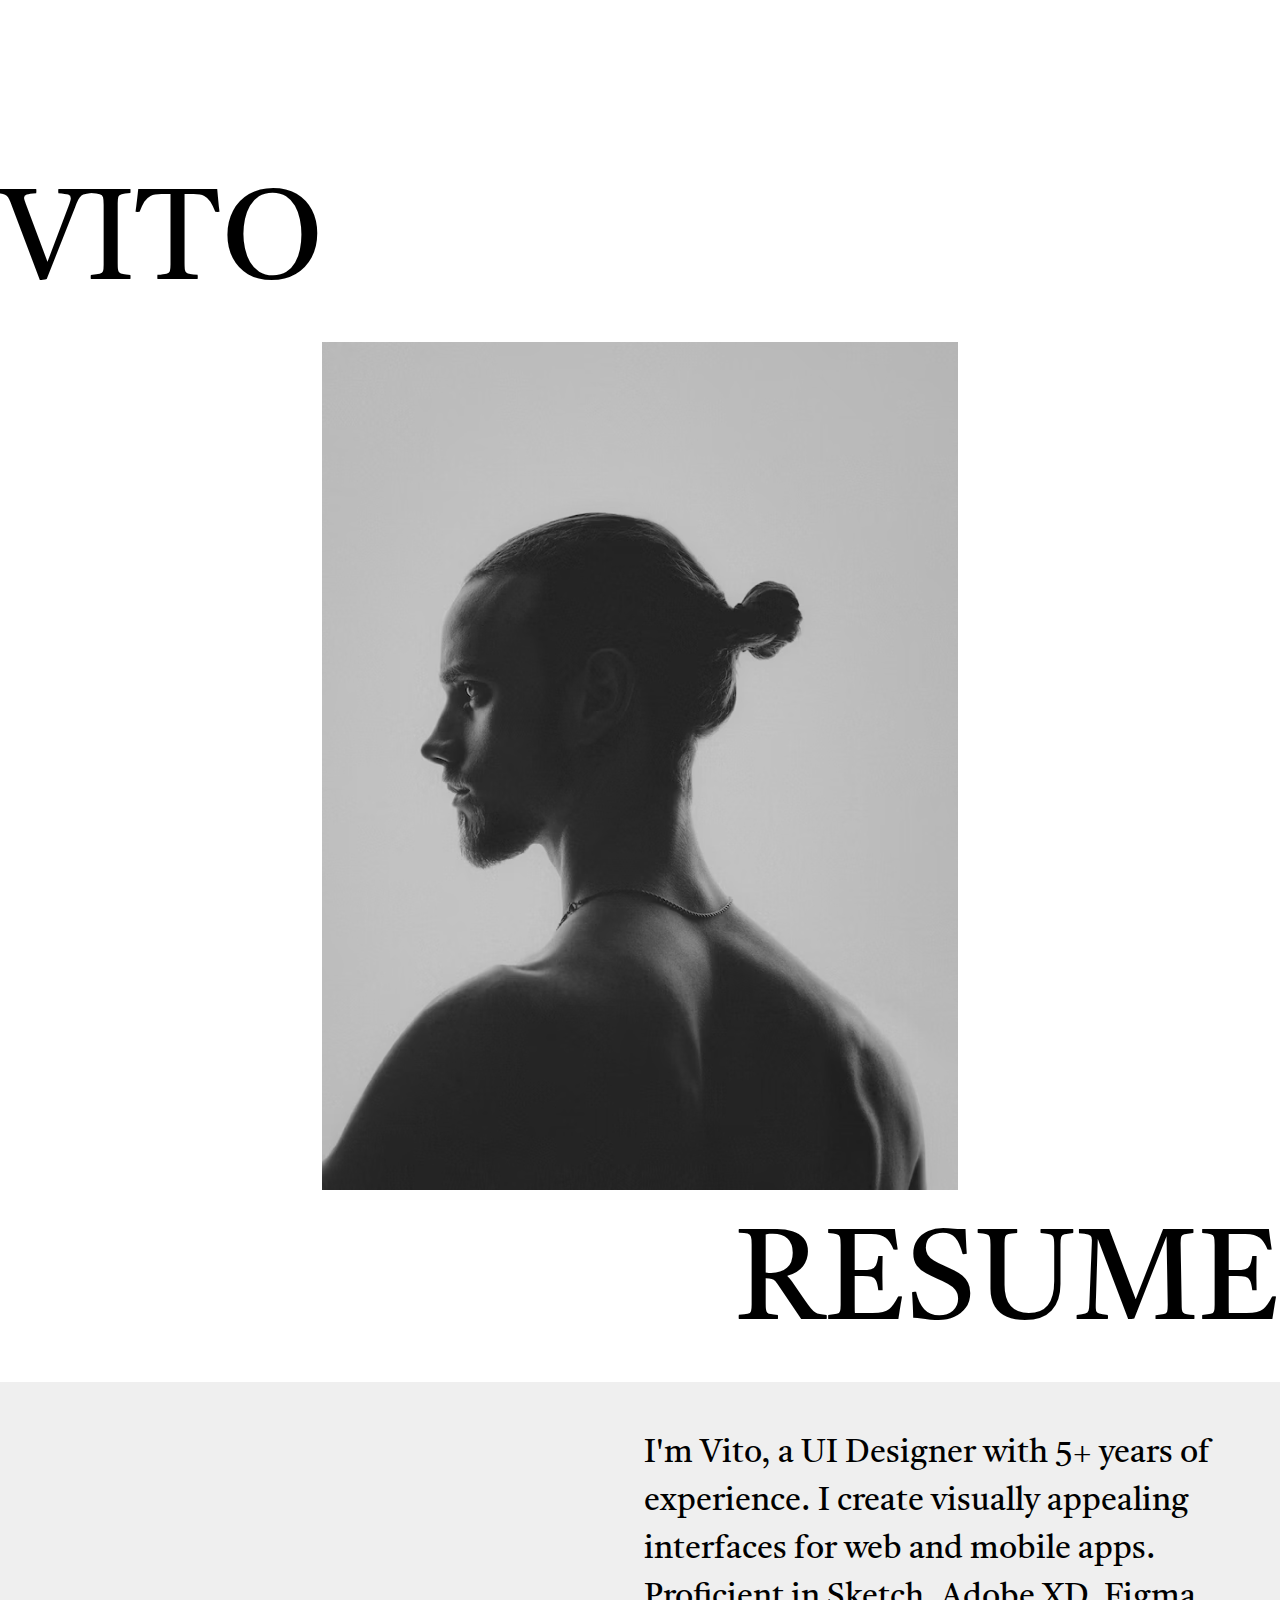
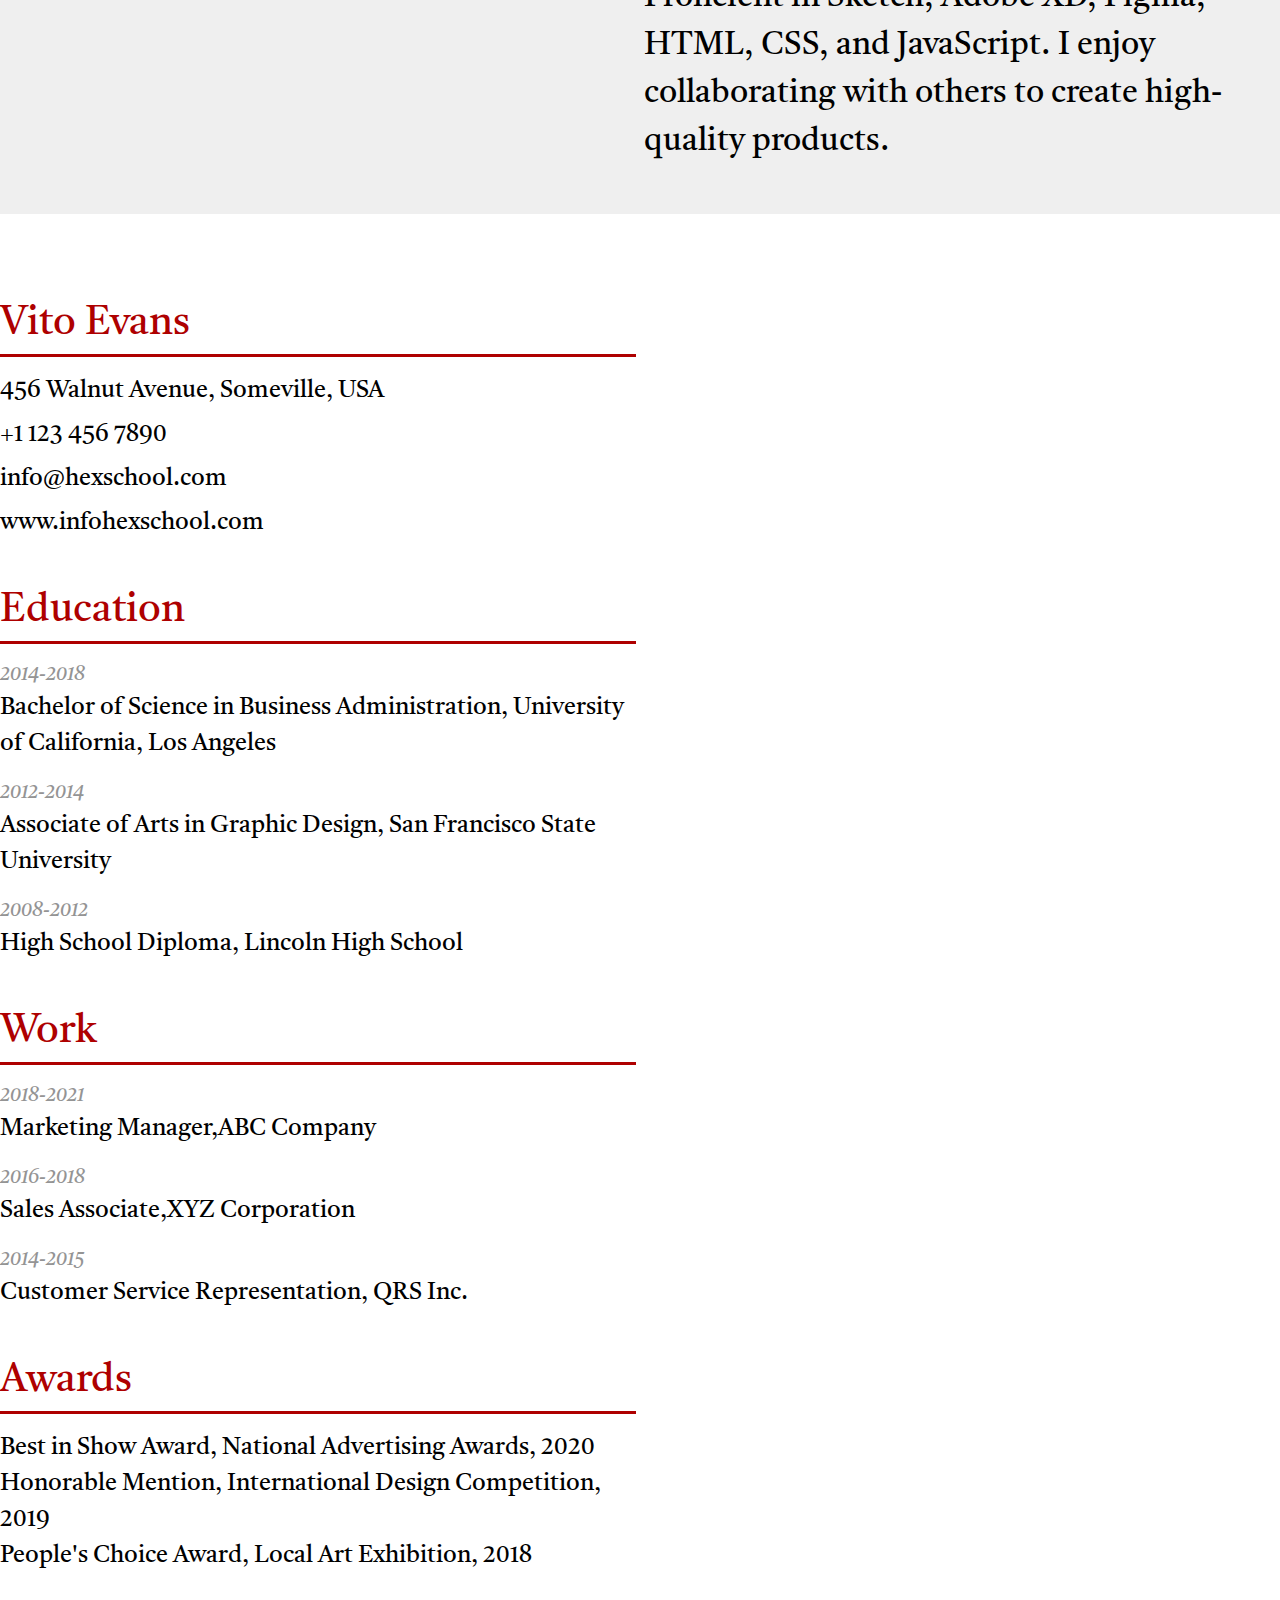
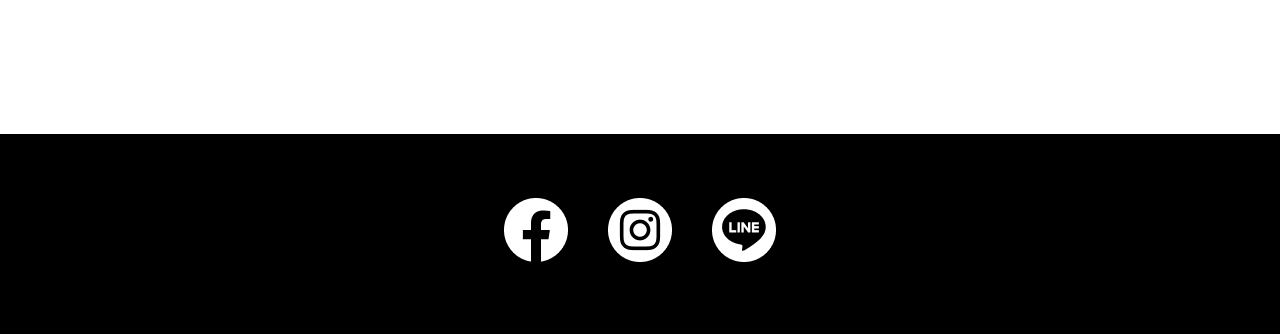
<file: week01-design-hw/index.html>
<!DOCTYPE html>
<html lang="en">
  <head>
    <meta charset="UTF-8" />
    <meta name="viewport" content="width=device-width, initial-scale=1.0" />
    <title>Week01 - HW</title>
    <link rel="stylesheet" href="reset.css" />
    <link rel="stylesheet" href="style.css" />
  </head>
  <body>
    <header>
      <div class="container">
        <h1>VITO</h1>
        <img src="../assets/week01/vito.png" alt="vito profile picture" />
        <h1 class="text-right">RESUME</h1>
      </div>
    </header>

    <section class="introduction">
      <div class="container">
        <div class="card ml-auto">
          <p>
            I'm Vito, a UI Designer with 5+ years of experience. I create
            visually appealing interfaces for web and mobile apps. Proficient in
            Sketch, Adobe XD, Figma, HTML, CSS, and JavaScript. I enjoy
            collaborating with others to create high-quality products.
          </p>
        </div>
      </div>
    </section>

    <section class="details">
      <div class="container">
        <div class="card">
          <div class="personal-information mb-40">
            <h2>Vito Evans</h2>
            <p>456 Walnut Avenue, Someville, USA</p>
            <p>+1 123 456 7890</p>
            <p>info@hexschool.com</p>
            <p>www.infohexschool.com</p>
          </div>
          <div class="education mb-40">
            <h2>Education</h2>
            <ul>
              <li>
                <span>2014-2018</span>
                <p>
                  Bachelor of Science in Business Administration, University of
                  California, Los Angeles
                </p>
              </li>
              <li>
                <span>2012-2014</span>
                <p>
                  Associate of Arts in Graphic Design, San Francisco State
                  University
                </p>
              </li>
              <li>
                <span>2008-2012</span>
                <p>High School Diploma, Lincoln High School</p>
              </li>
            </ul>
          </div>
          <div class="work mb-40">
            <h2>Work</h2>
            <ul>
              <li>
                <span>2018-2021</span>
                <p>Marketing Manager,ABC Company</p>
              </li>
              <li>
                <span>2016-2018</span>
                <p>Sales Associate,XYZ Corporation</p>
              </li>
              <li>
                <span>2014-2015</span>
                <p>Customer Service Representation, QRS Inc.</p>
              </li>
            </ul>
          </div>

          <div class="awards">
            <h2>Awards</h2>
            <ul>
              <li>Best in Show Award, National Advertising Awards, 2020</li>
              <li>Honorable Mention, International Design Competition, 2019</li>
              <li>People's Choice Award, Local Art Exhibition, 2018</li>
            </ul>
          </div>
        </div>
      </div>
    </section>

    <footer>
      <div class="container">
        <div class="social">
          <a href="#"
            ><img src="../assets/week01/fb.png" alt="facebook icon"
          /></a>
          <a href="#"
            ><img src="../assets/week01/instagram.png" alt="instagram icon"
          /></a>
          <a href="#"
            ><img src="../assets/week01/line.png" alt="line icon"
          /></a>
        </div>
      </div>
    </footer>
  </body>
</html>
</file>
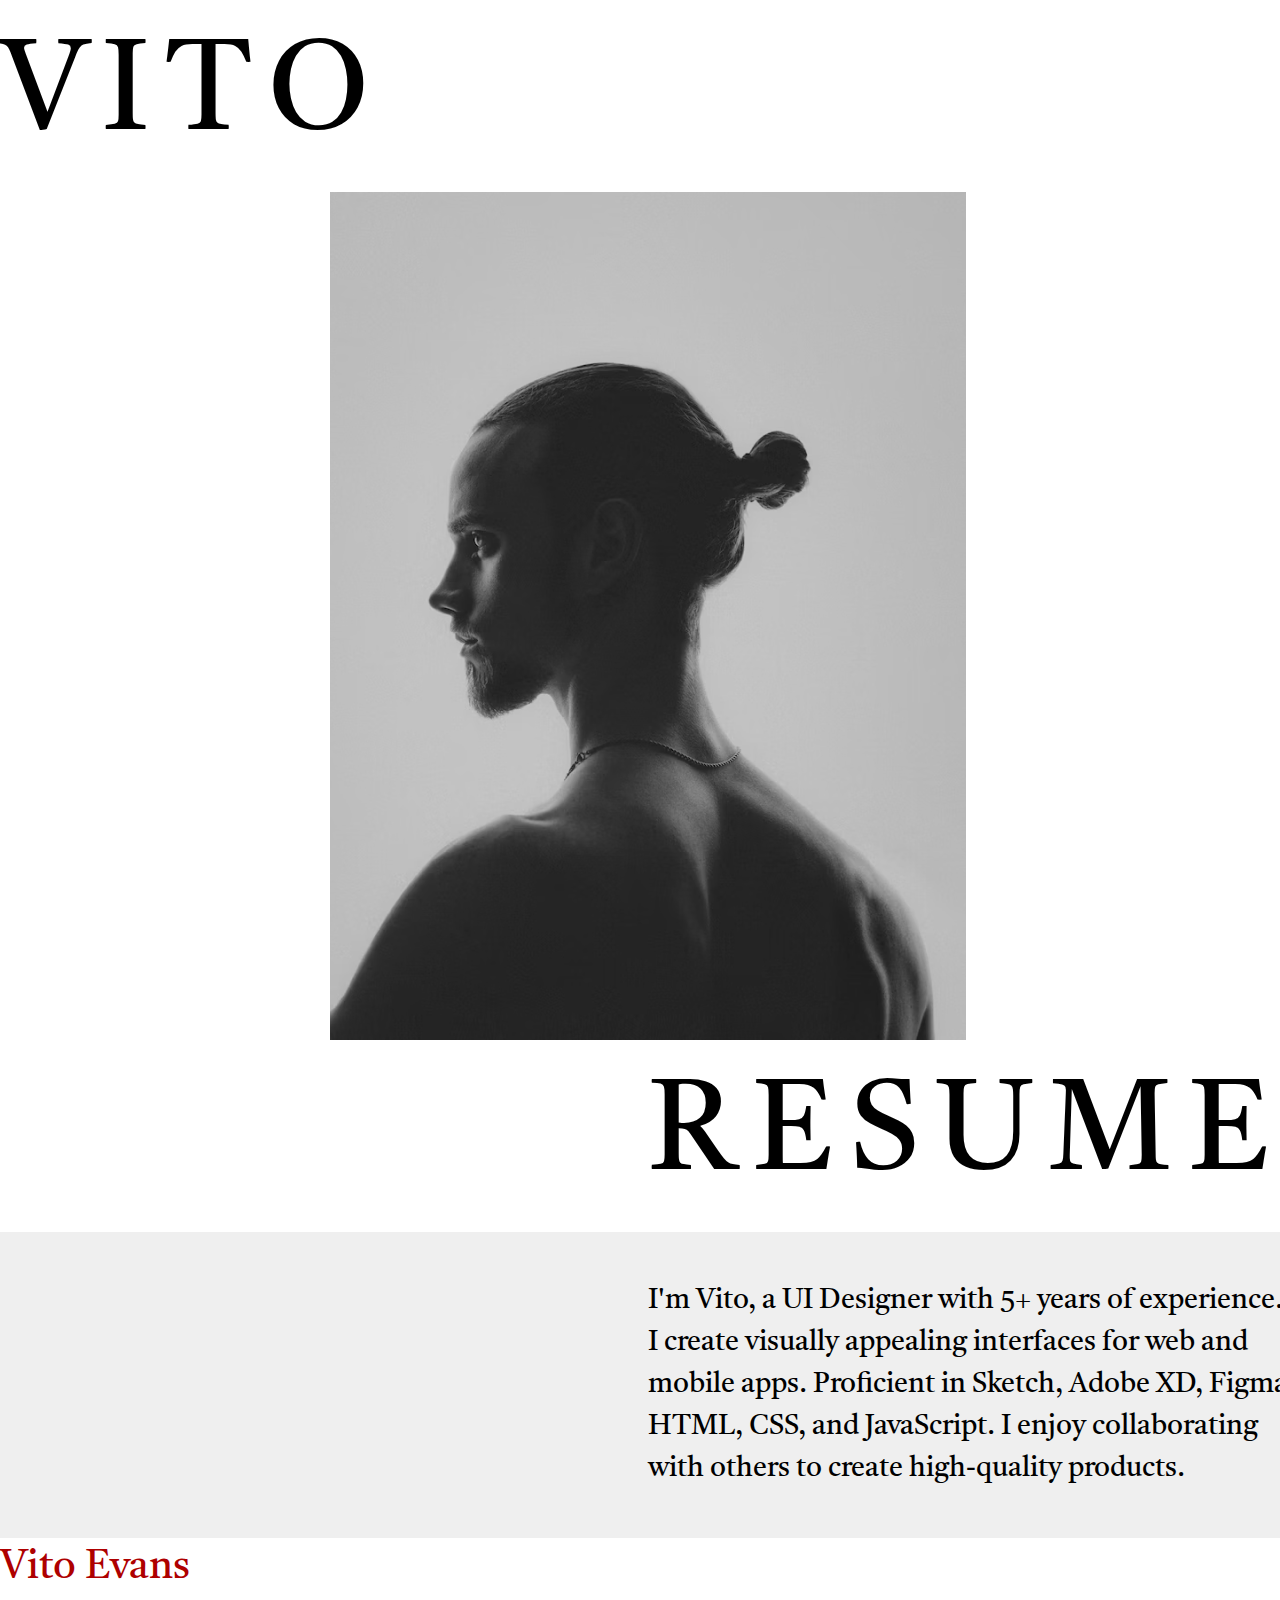
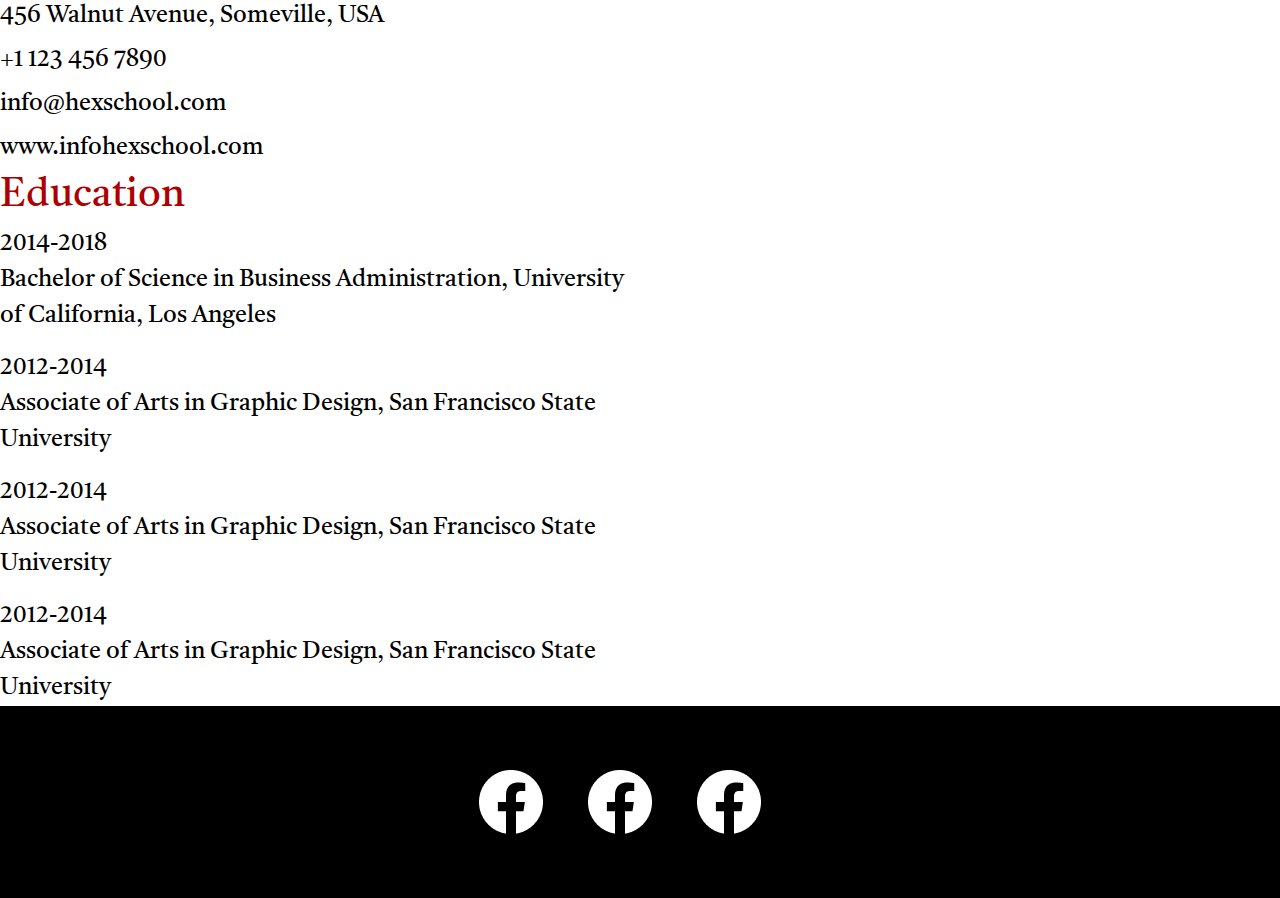
<file: week01-hw-ans/index.html>
<!DOCTYPE html>
<html lang="en">
  <head>
    <meta charset="UTF-8" />
    <meta name="viewport" content="width=device-width, initial-scale=1.0" />
    <title>Document</title>
    <link rel="stylesheet" href="style.css" />
  </head>
  <body>
    <div class="container">
      <h1 class="banner-title">VITO</h1>
      <img src="/assets/week01/vito.png" class="banner-img" alt="" />
      <h1 class="banner-title w-50 ml-auto">RESUME</h1>
    </div>

    <div class="desc">
      <div class="container">
        <p class="w-50 ml-auto">
          I'm Vito, a UI Designer with 5+ years of experience. I create visually
          appealing interfaces for web and mobile apps. Proficient in Sketch,
          Adobe XD, Figma, HTML, CSS, and JavaScript. I enjoy collaborating with
          others to create high-quality products.
        </p>
      </div>
    </div>

    <div class="container about">
      <ul class="about-list w-50">
        <li>
          <h3 class="about-item-title">Vito Evans</h3>
          <ul>
            <li class="mb-2">
              <a href="#">456 Walnut Avenue, Someville, USA</a>
            </li>
            <li class="mb-2"><a href="#">+1 123 456 7890</a></li>
            <li class="mb-2"><a href="#">info@hexschool.com</a></li>
            <li><a href="#">www.infohexschool.com</a></li>
          </ul>
        </li>
      </ul>
      <ul class="about-list w-50">
        <li>
          <h3 class="about-item-title">Education</h3>
          <ul>
            <li class="mb-4">
              <p>2014-2018</p>
              <p>
                Bachelor of Science in Business Administration, University of
                California, Los Angeles
              </p>
            </li>
            <li class="mb-4">
              <p>2012-2014</p>
              <p>
                Associate of Arts in Graphic Design, San Francisco State
                University
              </p>
            </li>
            <li class="mb-4">
              <p>2012-2014</p>
              <p>
                Associate of Arts in Graphic Design, San Francisco State
                University
              </p>
            </li>
            <li>
              <p>2012-2014</p>
              <p>
                Associate of Arts in Graphic Design, San Francisco State
                University
              </p>
            </li>
          </ul>
        </li>
      </ul>
    </div>

    <footer class="footer">
      <ul class="social-list">
        <li class="mr-10">
          <a href="#"><img src="/assets/week01/fb.png" alt="" /></a>
        </li>
        <li class="mr-10">
          <a href="#"><img src="/assets/week01/fb.png" alt="" /></a>
        </li>
        <li class="mr-10">
          <a href="#"><img src="/assets/week01/fb.png" alt="" /></a>
        </li>
      </ul>
    </footer>
  </body>
</html>
</file>
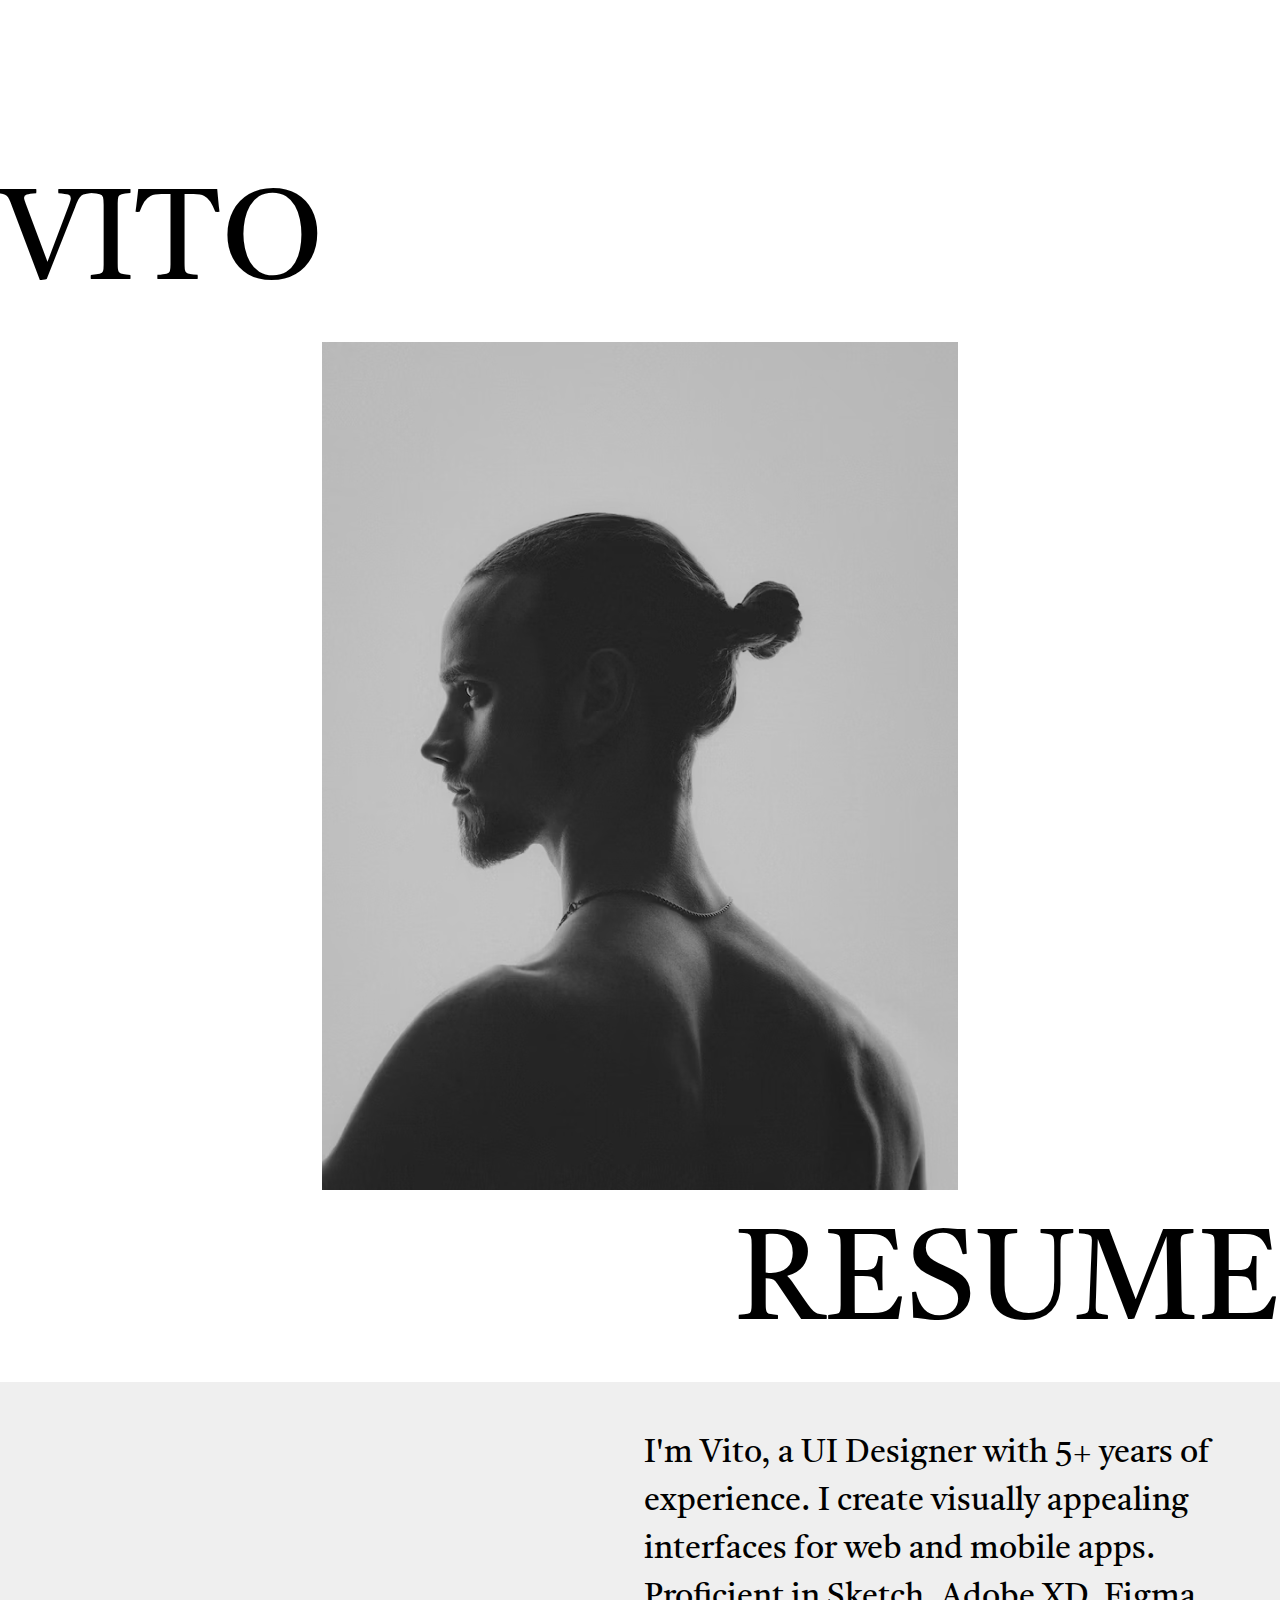
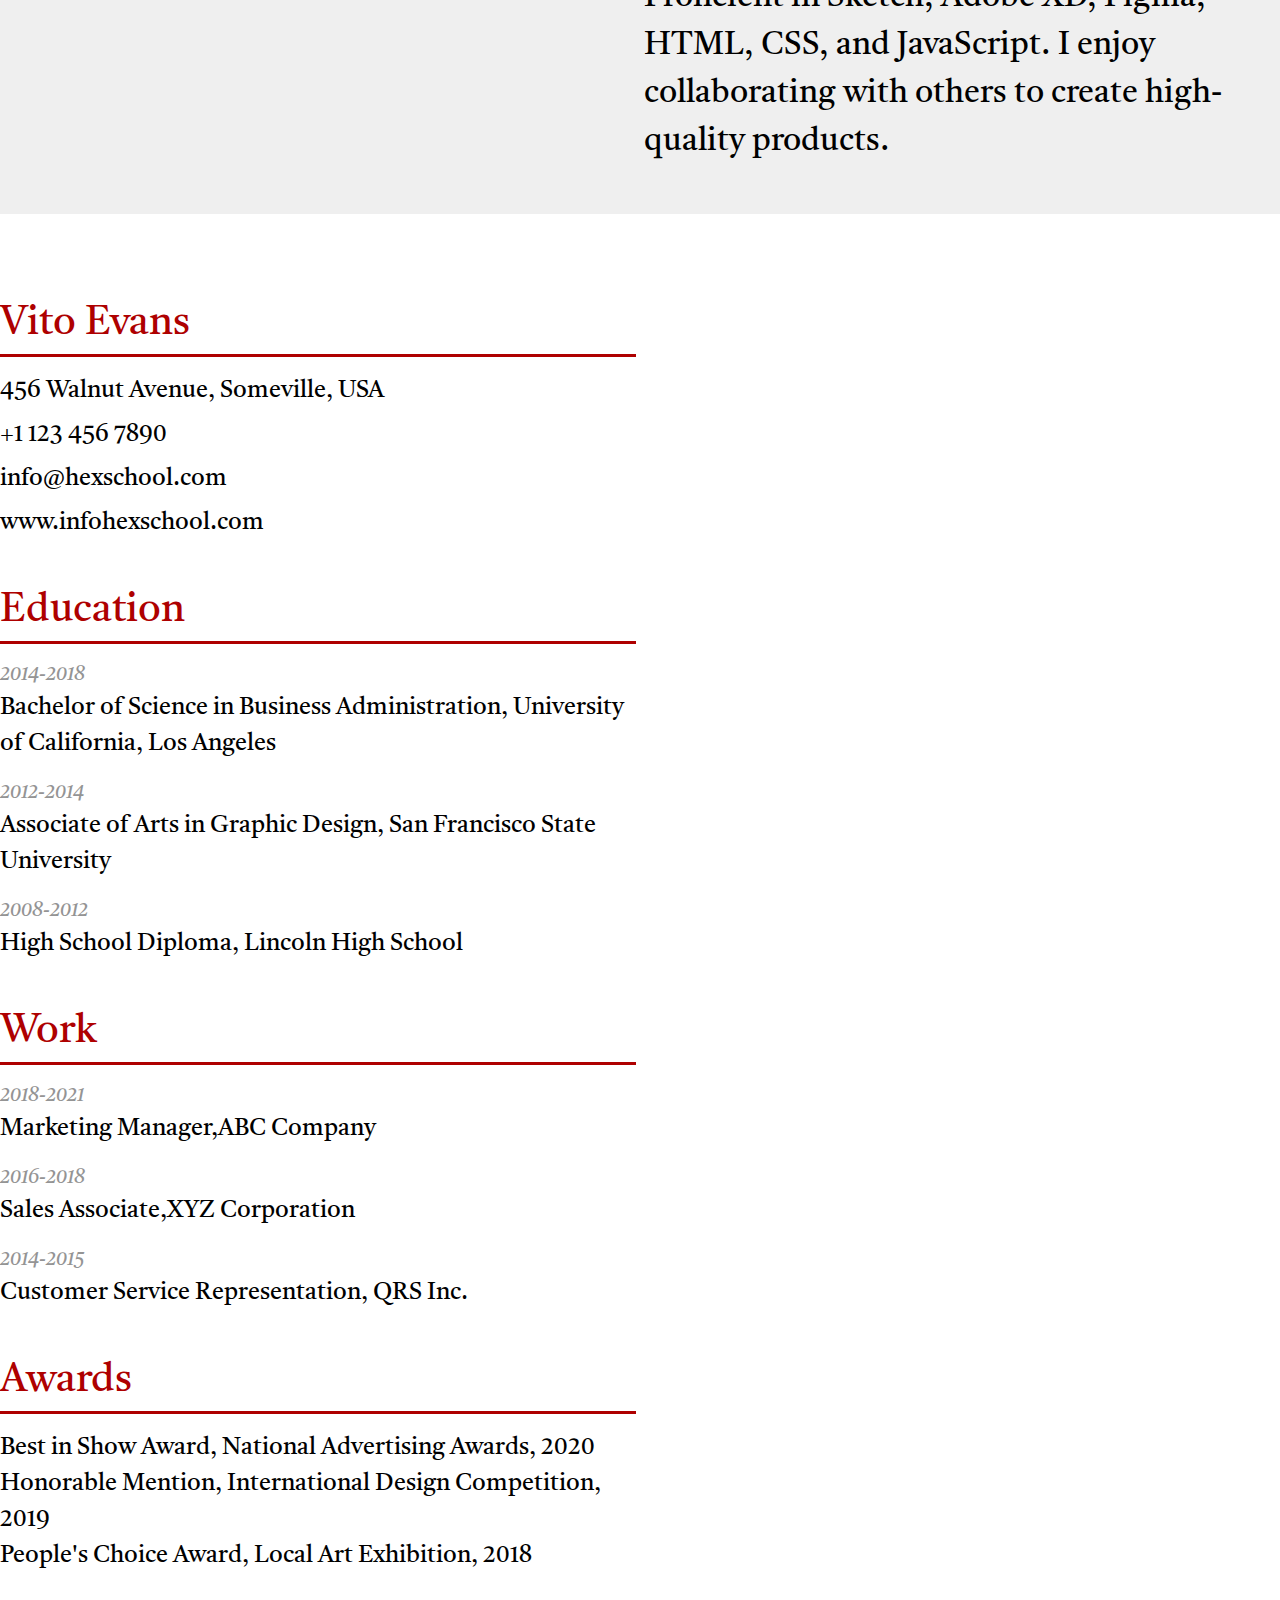
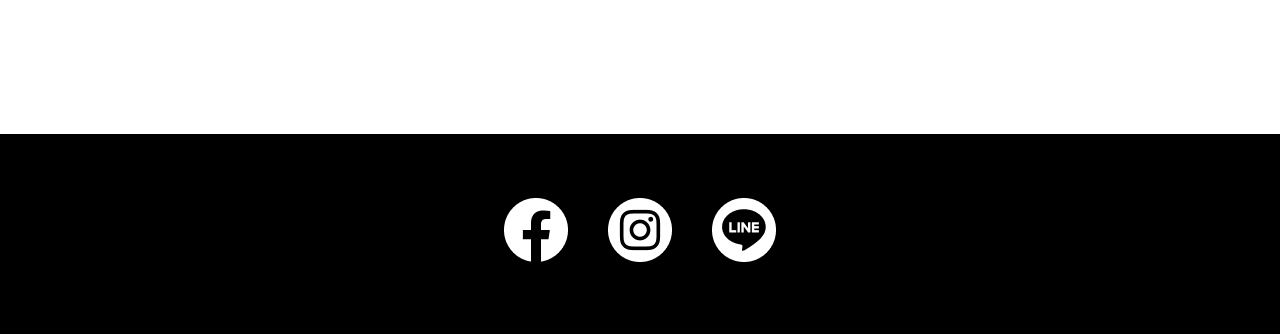
<file: week01-hw/index.html>
<!DOCTYPE html>
<html lang="en">
  <head>
    <meta charset="UTF-8" />
    <meta name="viewport" content="width=device-width, initial-scale=1.0" />
    <title>Week01 - HW</title>
    <link rel="stylesheet" href="reset.css" />
    <link rel="stylesheet" href="style.css" />
  </head>
  <body>
    <header>
      <div class="container">
        <h1>VITO</h1>
        <img src="./assets/vito.png" alt="vito profile picture" />
        <h1 class="text-right">RESUME</h1>
      </div>
    </header>

    <section class="introduction">
      <div class="container">
        <div class="card ml-auto">
          <p>
            I'm Vito, a UI Designer with 5+ years of experience. I create
            visually appealing interfaces for web and mobile apps. Proficient in
            Sketch, Adobe XD, Figma, HTML, CSS, and JavaScript. I enjoy
            collaborating with others to create high-quality products.
          </p>
        </div>
      </div>
    </section>

    <section class="details">
      <div class="container">
        <div class="card">
          <div class="personal-information mb-40">
            <h2>Vito Evans</h2>
            <p>456 Walnut Avenue, Someville, USA</p>
            <p>+1 123 456 7890</p>
            <p>info@hexschool.com</p>
            <p>www.infohexschool.com</p>
          </div>
          <div class="education mb-40">
            <h2>Education</h2>
            <ul>
              <li>
                <span>2014-2018</span>
                <p>
                  Bachelor of Science in Business Administration, University of
                  California, Los Angeles
                </p>
              </li>
              <li>
                <span>2012-2014</span>
                <p>
                  Associate of Arts in Graphic Design, San Francisco State
                  University
                </p>
              </li>
              <li>
                <span>2008-2012</span>
                <p>High School Diploma, Lincoln High School</p>
              </li>
            </ul>
          </div>
          <div class="work mb-40">
            <h2>Work</h2>
            <ul>
              <li>
                <span>2018-2021</span>
                <p>Marketing Manager,ABC Company</p>
              </li>
              <li>
                <span>2016-2018</span>
                <p>Sales Associate,XYZ Corporation</p>
              </li>
              <li>
                <span>2014-2015</span>
                <p>Customer Service Representation, QRS Inc.</p>
              </li>
            </ul>
          </div>

          <div class="awards">
            <h2>Awards</h2>
            <ul>
              <li>Best in Show Award, National Advertising Awards, 2020</li>
              <li>Honorable Mention, International Design Competition, 2019</li>
              <li>People's Choice Award, Local Art Exhibition, 2018</li>
            </ul>
          </div>
        </div>
      </div>
    </section>

    <footer>
      <div class="container">
        <div class="social">
          <a href="#"><img src="./assets/fb.png" alt="facebook icon" /></a>
          <a href="#"
            ><img src="./assets/instagram.png" alt="instagram icon"
          /></a>
          <a href="#"><img src="./assets/line.png" alt="line icon" /></a>
        </div>
      </div>
    </footer>
  </body>
</html>
</file>
<file: week01-design-hw/style.css>
@import url("https://fonts.googleapis.com/css2?family=Castoro:ital@0;1&display=swap");

*,
*::before,
*::after {
  box-sizing: border-box;
}

body {
  line-height: 1.5;
  font-family: "Castoro", serif;
  font-weight: 400;
}

img {
  max-width: 100%;
}

.container {
  max-width: 1296px;
  margin: 0 auto;
}

header {
  margin-top: 150px;
}

header h1 {
  font-size: 128px;
}

header img {
  display: block;
  margin: 0 auto;
}

.text-right {
  text-align: right;
}

.introduction {
  background-color: #efefef;
  padding-top: 48px;
  padding-bottom: 48px;
}

.card {
  width: 636px;
}

.ml-auto {
  margin-left: auto;
}

.card p {
  font-size: 32px;
}

.details {
  margin-top: 80px;
  margin-bottom: 160px;
}

.details p {
  font-size: 24px;
}

.details h2 {
  font-size: 40px;

  color: #ae0000;
  border-bottom: 3px solid #ae0000;
  margin-bottom: 16px;
}

.mb-40 {
  margin-bottom: 40px;
}

.personal-information p {
  margin-bottom: 8px;
}

.education p,
.work p {
  margin-bottom: 16px;
}

.education span,
.work span {
  font-style: italic;
  font-size: 20px;
  color: #949494;
}

.awards li {
  font-size: 24px;
}

footer {
  background-color: #000000;
}

.social {
  padding-top: 64px;
  padding-bottom: 64px;
  display: flex;
  gap: 40px;
  justify-content: center;
  align-items: center;
}
</file>
<file: week01-hw-ans/style.css>
@import url("https://fonts.googleapis.com/css2?family=Castoro:ital@0;1&display=swap");
html,
body,
div,
span,
applet,
object,
iframe,
h1,
h2,
h3,
h4,
h5,
h6,
p,
blockquote,
pre,
a,
abbr,
acronym,
address,
big,
cite,
code,
del,
dfn,
em,
img,
ins,
kbd,
q,
s,
samp,
small,
strike,
strong,
sub,
sup,
tt,
var,
b,
u,
i,
center,
dl,
dt,
dd,
ol,
ul,
li,
fieldset,
form,
label,
legend,
table,
caption,
tbody,
tfoot,
thead,
tr,
th,
td,
article,
aside,
canvas,
details,
embed,
figure,
figcaption,
footer,
header,
hgroup,
menu,
nav,
output,
ruby,
section,
summary,
time,
mark,
audio,
video {
  margin: 0;
  padding: 0;
  border: 0;
  font-size: 100%;
  font: inherit;
  vertical-align: baseline;
}
/* HTML5 display-role reset for older browsers */
article,
aside,
details,
figcaption,
figure,
footer,
header,
hgroup,
menu,
nav,
section {
  display: block;
}
body {
  line-height: 1;
}
ol,
ul {
  list-style: none;
}
blockquote,
q {
  quotes: none;
}
blockquote:before,
blockquote:after,
q:before,
q:after {
  content: "";
  content: none;
}
table {
  border-collapse: collapse;
  border-spacing: 0;
}

*,
*::before,
*::after {
  box-sizing: border-box;
}

body {
  font-family: "Castoro", serif;
  line-height: 1.5;
  font-size: 24px;
}

img {
  height: auto;
  max-width: 100%;
  vertical-align: middle;
}

a {
  text-decoration: none;
  color: black;
}

.container {
  width: 1296px;
  margin: 0 auto;
}

.banner-title {
  font-size: 128px;
  letter-spacing: 0.12em;
}

.text-right {
  text-align: right;
}
.banner-img {
  display: block;
  margin: 0 auto;
}

.desc {
  background-color: #efefef;
  padding: 48px 0;
  font-size: 28px;
}

.w-50 {
  width: 50%;
}

.ml-auto {
  margin-left: auto;
}

.about-item-title {
  font-size: 40px;
  color: #ae0000;
  border-bottom: solid 3px #ae0000 3px;
}

.mb-2 {
  margin-bottom: 8px;
}
.mb-3 {
  margin-bottom: 12px;
}
.mb-4 {
  margin-bottom: 16px;
}

.mr-10 {
  margin-right: 40px;
}

.footer {
  background-color: #000;
}

.social-list {
  padding: 64px 0px;
  text-align: center;
}

.social-list li {
  display: inline-block;
}
</file>
<file: week01-hw/style.css>
@import url("https://fonts.googleapis.com/css2?family=Castoro:ital@0;1&display=swap");

*,
*::before,
*::after {
  box-sizing: border-box;
}

body {
  line-height: 1.5;
  font-family: "Castoro", serif;
  font-weight: 400;
}

img {
  max-width: 100%;
}

.container {
  max-width: 1296px;
  margin: 0 auto;
}

header {
  margin-top: 150px;
}

header h1 {
  font-size: 128px;
}

header img {
  display: block;
  margin: 0 auto;
}

.text-right {
  text-align: right;
}

.introduction {
  background-color: #efefef;
  padding-top: 48px;
  padding-bottom: 48px;
}

.card {
  width: 636px;
}

.ml-auto {
  margin-left: auto;
}

.card p {
  font-size: 32px;
}

.details {
  margin-top: 80px;
  margin-bottom: 160px;
}

.details p {
  font-size: 24px;
}

.details h2 {
  font-size: 40px;

  color: #ae0000;
  border-bottom: 3px solid #ae0000;
  margin-bottom: 16px;
}

.mb-40 {
  margin-bottom: 40px;
}

.personal-information p {
  margin-bottom: 8px;
}

.education p,
.work p {
  margin-bottom: 16px;
}

.education span,
.work span {
  font-style: italic;
  font-size: 20px;
  color: #949494;
}

.awards li {
  font-size: 24px;
}

footer {
  background-color: #000000;
}

.social {
  padding-top: 64px;
  padding-bottom: 64px;
  display: flex;
  gap: 40px;
  justify-content: center;
  align-items: center;
}
</file>
